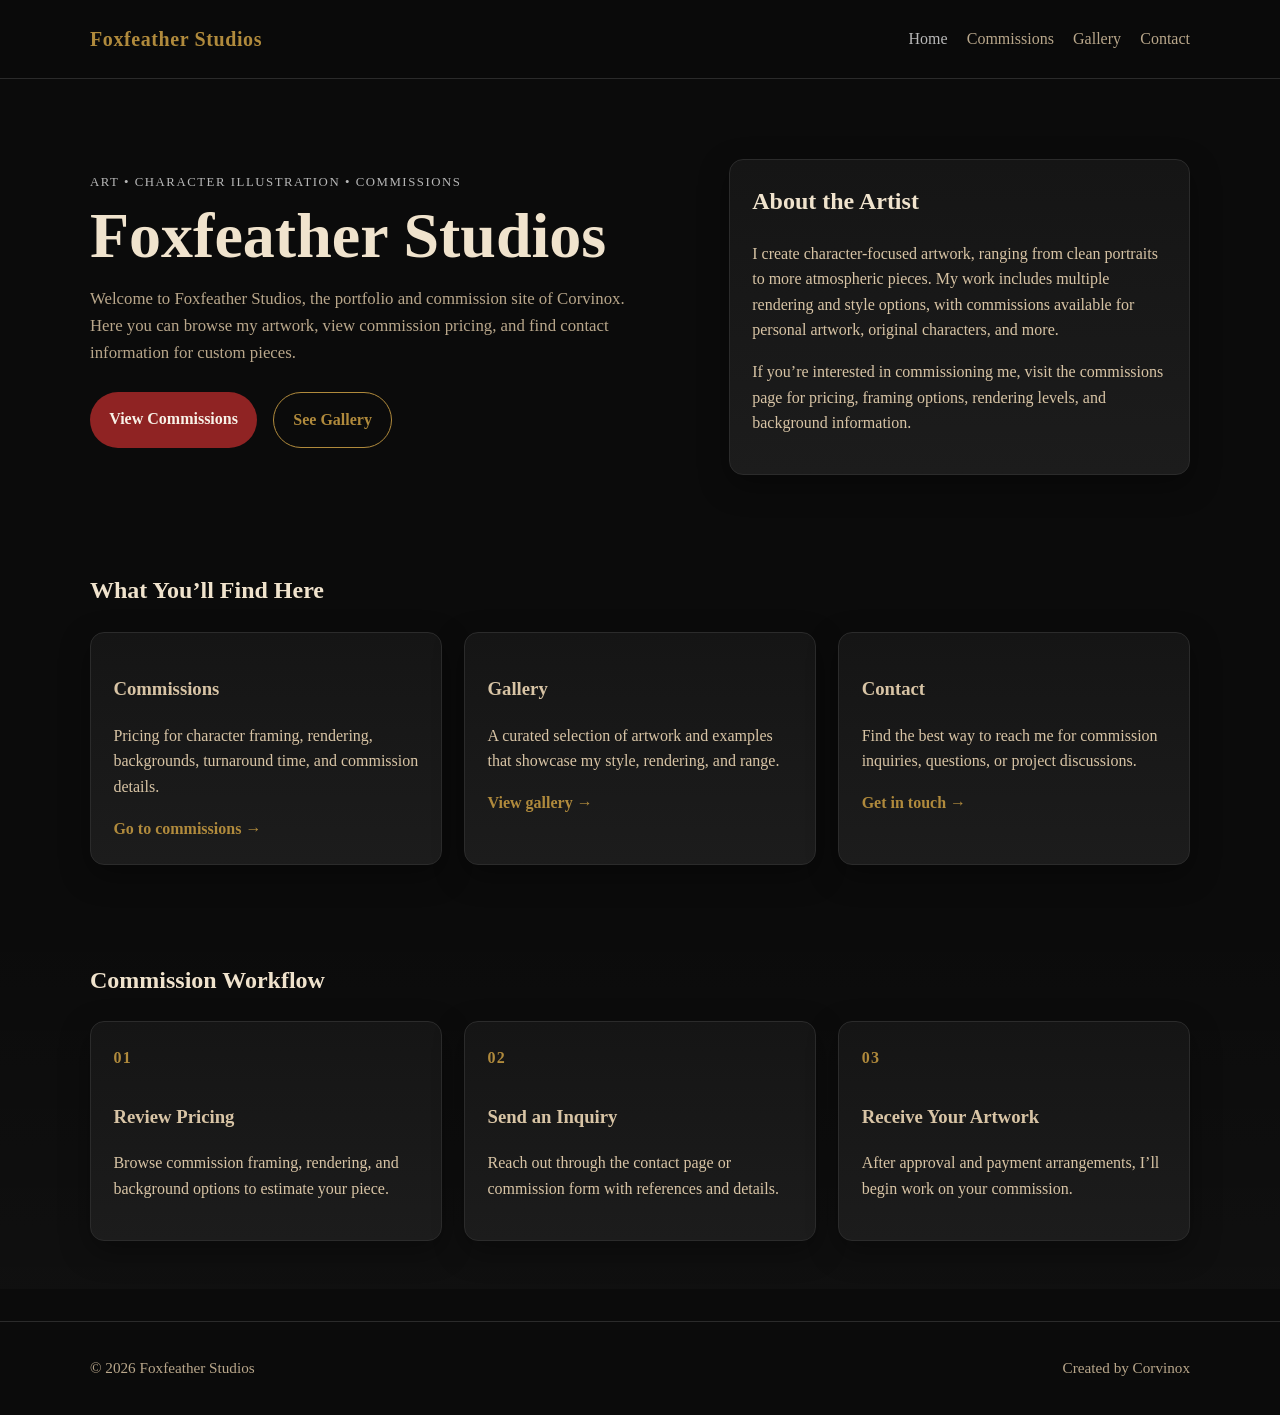
<file: index.html>
<!DOCTYPE html>
<html lang="en">
<head>
  <meta charset="UTF-8" />
  <meta name="viewport" content="width=device-width, initial-scale=1.0" />
  <title>Foxfeather Studios | Home</title>
  <link rel="stylesheet" href="styles.css" />
</head>
<body>
  <header class="site-header">
    <div class="container nav-wrap">
      <a class="logo" href="index.html">Foxfeather Studios</a>
      <nav class="nav">
        <a href="index.html" class="active">Home</a>
        <a href="commissions.html">Commissions</a>
        <a href="gallery.html">Gallery</a>
        <a href="contact.html">Contact</a>
      </nav>
    </div>
  </header>

  <main>
    <section class="hero">
      <div class="container hero-grid">
        <div class="hero-text">
          <p class="eyebrow">art • character illustration • commissions</p>
          <h1>Foxfeather Studios</h1>
          <p class="lead">
            Welcome to Foxfeather Studios, the portfolio and commission site of Corvinox.
            Here you can browse my artwork, view commission pricing, and find contact information for custom pieces.
          </p>
          <div class="hero-buttons">
            <a class="button" href="commissions.html">View Commissions</a>
            <a class="button button-outline" href="gallery.html">See Gallery</a>
          </div>
        </div>

        <div class="card hero-card">
          <h2>About the Artist</h2>
          <p>
            I create character-focused artwork, ranging from clean portraits to more atmospheric pieces.
            My work includes multiple rendering and style options, with commissions available for personal artwork, original characters, and more.
          </p>
          <p>
            If you’re interested in commissioning me, visit the commissions page for pricing, framing options, rendering levels, and background information.
          </p>
        </div>
      </div>
    </section>

    <section class="section">
      <div class="container">
        <div class="section-heading">
          <h2>What You’ll Find Here</h2>
        </div>

        <div class="card-grid">
          <article class="card">
            <h3>Commissions</h3>
            <p>
              Pricing for character framing, rendering, backgrounds, turnaround time, and commission details.
            </p>
            <a class="text-link" href="commissions.html">Go to commissions →</a>
          </article>

          <article class="card">
            <h3>Gallery</h3>
            <p>
              A curated selection of artwork and examples that showcase my style, rendering, and range.
            </p>
            <a class="text-link" href="gallery.html">View gallery →</a>
          </article>

          <article class="card">
            <h3>Contact</h3>
            <p>
              Find the best way to reach me for commission inquiries, questions, or project discussions.
            </p>
            <a class="text-link" href="contact.html">Get in touch →</a>
          </article>
        </div>
      </div>
    </section>

    <section class="section section-alt">
      <div class="container">
        <div class="section-heading">
          <h2>Commission Workflow</h2>
        </div>

        <div class="steps">
          <div class="step card">
            <span class="step-number">01</span>
            <h3>Review Pricing</h3>
            <p>Browse commission framing, rendering, and background options to estimate your piece.</p>
          </div>
          <div class="step card">
            <span class="step-number">02</span>
            <h3>Send an Inquiry</h3>
            <p>Reach out through the contact page or commission form with references and details.</p>
          </div>
          <div class="step card">
            <span class="step-number">03</span>
            <h3>Receive Your Artwork</h3>
            <p>After approval and payment arrangements, I’ll begin work on your commission.</p>
          </div>
        </div>
      </div>
    </section>
  </main>

  <footer class="site-footer">
    <div class="container footer-wrap">
      <p>© 2026 Foxfeather Studios</p>
      <p>Created by Corvinox</p>
    </div>
  </footer>
</body>
</html>
</file>
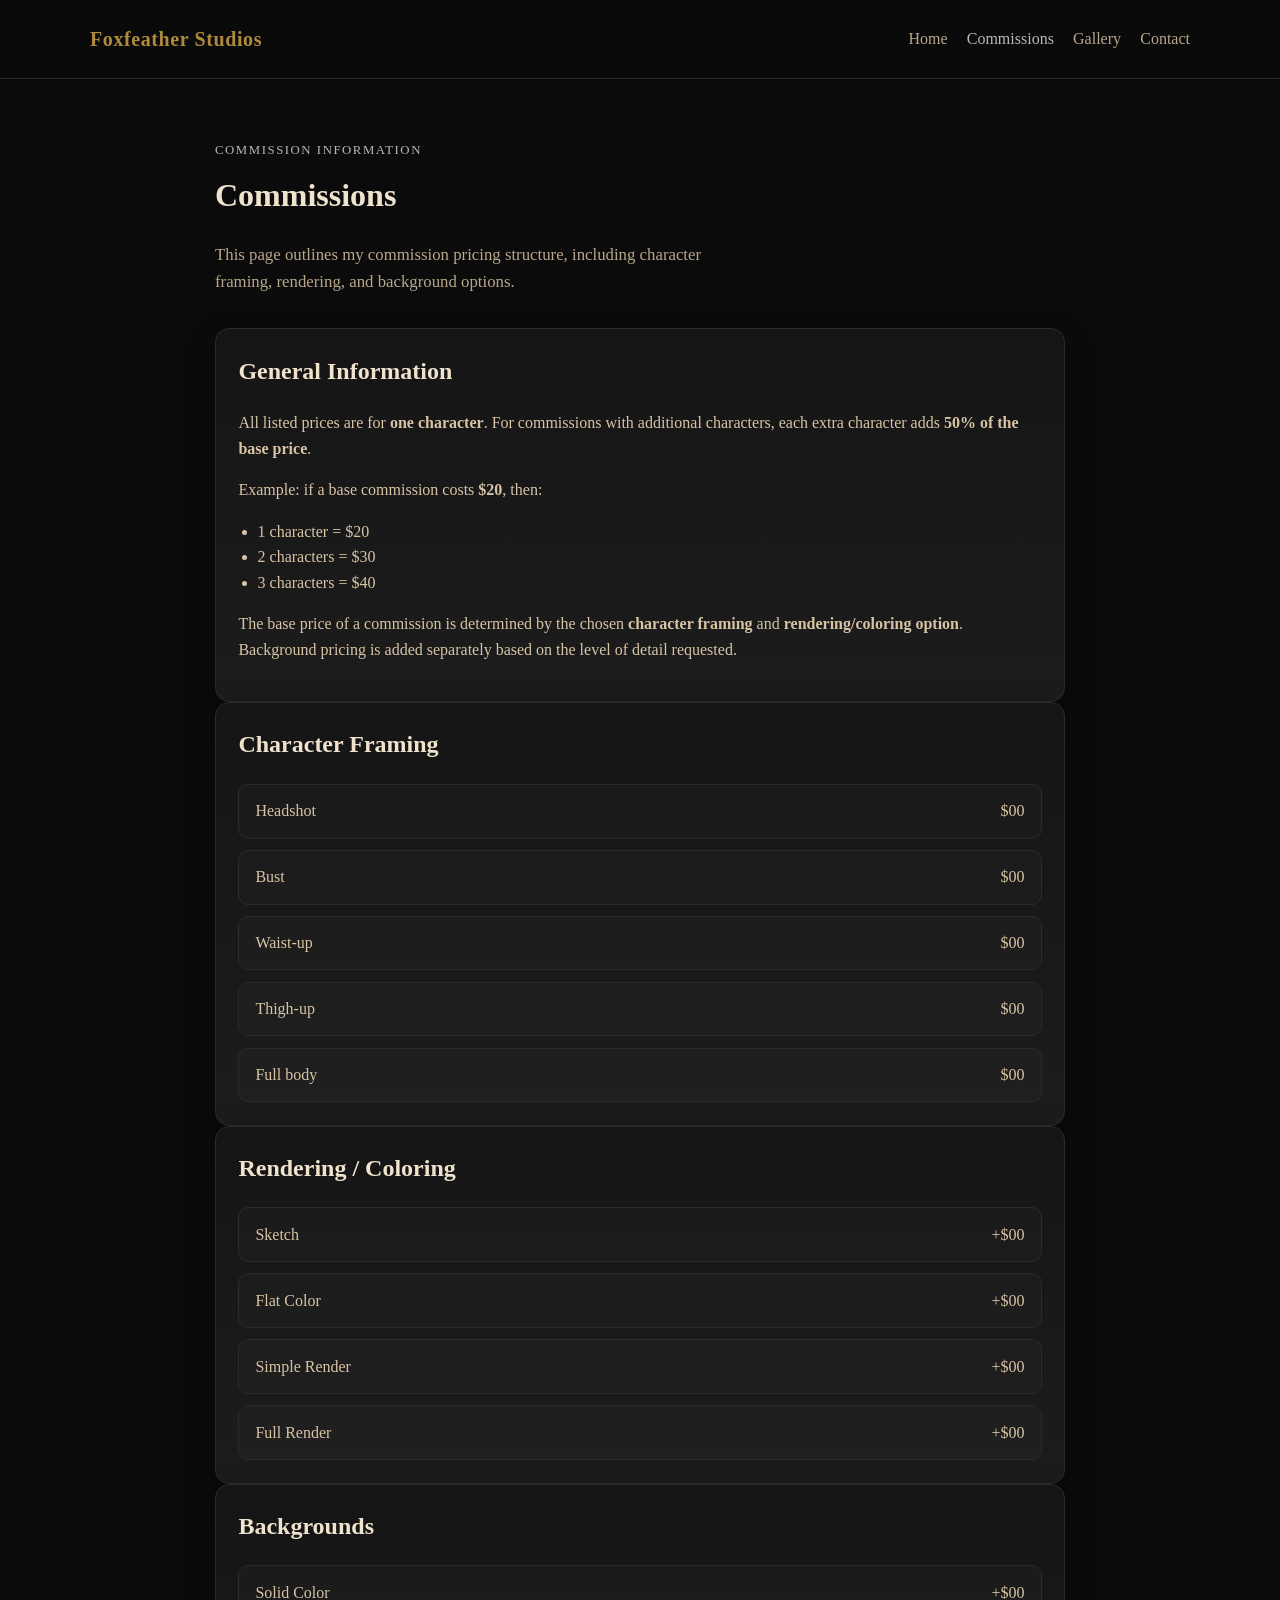
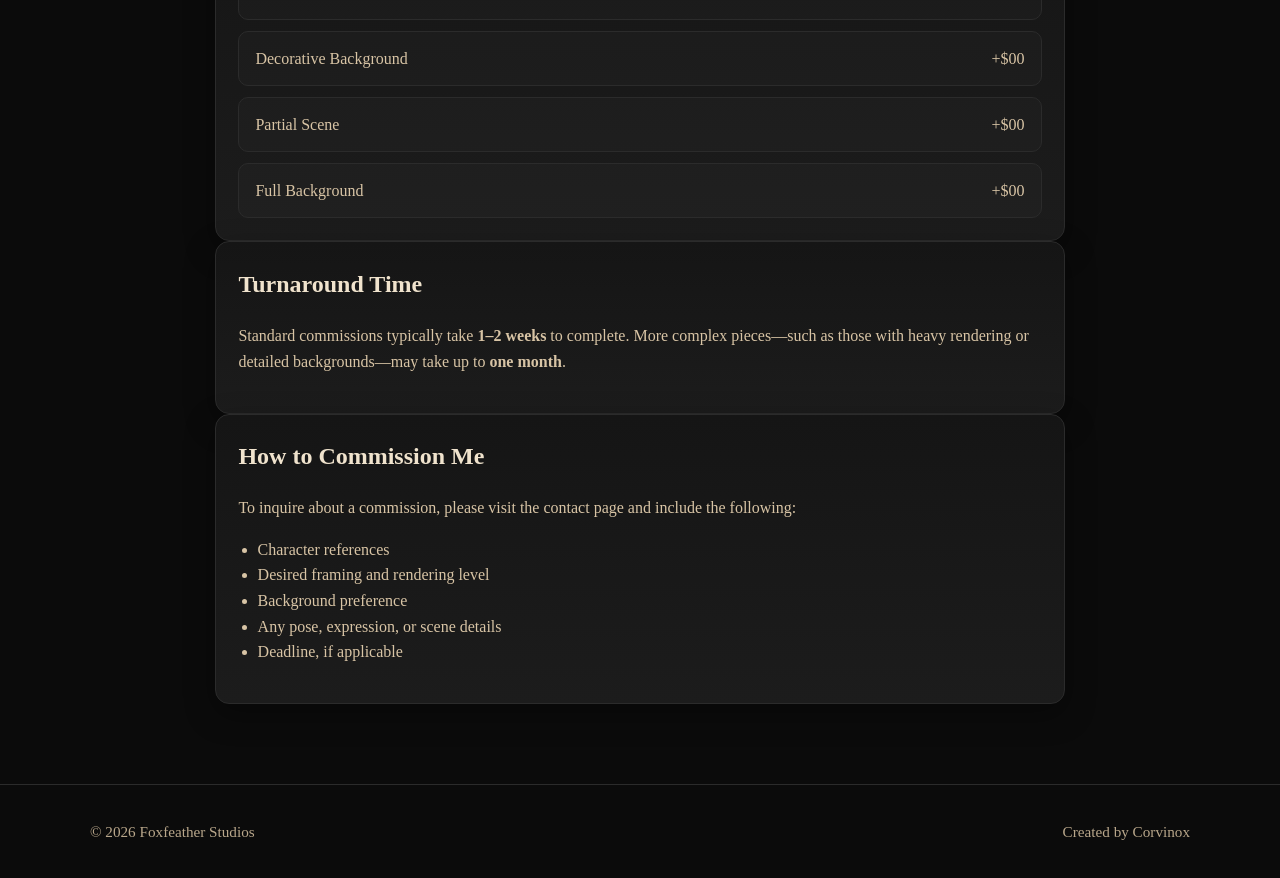
<file: commissions.html>
<!DOCTYPE html>
<html lang="en">
<head>
  <meta charset="UTF-8" />
  <meta name="viewport" content="width=device-width, initial-scale=1.0" />
  <title>Foxfeather Studios | Commissions</title>
  <link rel="stylesheet" href="styles.css" />
</head>
<body>
  <header class="site-header">
    <div class="container nav-wrap">
      <a class="logo" href="index.html">Foxfeather Studios</a>
      <nav class="nav">
        <a href="index.html">Home</a>
        <a href="commissions.html" class="active">Commissions</a>
        <a href="gallery.html">Gallery</a>
        <a href="contact.html">Contact</a>
      </nav>
    </div>
  </header>

  <main class="section">
    <div class="container narrow">
      <div class="page-header">
        <p class="eyebrow">Commission Information</p>
        <h1>Commissions</h1>
        <p class="lead">
          This page outlines my commission pricing structure, including character framing, rendering, and background options.
        </p>
      </div>

      <section class="card">
        <h2>General Information</h2>
        <p>
          All listed prices are for <strong>one character</strong>. For commissions with additional characters,
          each extra character adds <strong>50% of the base price</strong>.
        </p>
        <p>
          Example: if a base commission costs <strong>$20</strong>, then:
        </p>
        <ul>
          <li>1 character = $20</li>
          <li>2 characters = $30</li>
          <li>3 characters = $40</li>
        </ul>
        <p>
          The base price of a commission is determined by the chosen <strong>character framing</strong> and
          <strong>rendering/coloring option</strong>. Background pricing is added separately based on the level of detail requested.
        </p>
      </section>

      <section class="card">
        <h2>Character Framing</h2>
        <div class="pricing-list">
          <div class="pricing-row">
            <span>Headshot</span>
            <span>$00</span>
          </div>
          <div class="pricing-row">
            <span>Bust</span>
            <span>$00</span>
          </div>
          <div class="pricing-row">
            <span>Waist-up</span>
            <span>$00</span>
          </div>
          <div class="pricing-row">
            <span>Thigh-up</span>
            <span>$00</span>
          </div>
          <div class="pricing-row">
            <span>Full body</span>
            <span>$00</span>
          </div>
        </div>
      </section>

      <section class="card">
        <h2>Rendering / Coloring</h2>
        <div class="pricing-list">
          <div class="pricing-row">
            <span>Sketch</span>
            <span>+$00</span>
          </div>
          <div class="pricing-row">
            <span>Flat Color</span>
            <span>+$00</span>
          </div>
          <div class="pricing-row">
            <span>Simple Render</span>
            <span>+$00</span>
          </div>
          <div class="pricing-row">
            <span>Full Render</span>
            <span>+$00</span>
          </div>
        </div>
      </section>

      <section class="card">
        <h2>Backgrounds</h2>
        <div class="pricing-list">
          <div class="pricing-row">
            <span>Solid Color</span>
            <span>+$00</span>
          </div>
          <div class="pricing-row">
            <span>Decorative Background</span>
            <span>+$00</span>
          </div>
          <div class="pricing-row">
            <span>Partial Scene</span>
            <span>+$00</span>
          </div>
          <div class="pricing-row">
            <span>Full Background</span>
            <span>+$00</span>
          </div>
        </div>
      </section>

      <section class="card">
        <h2>Turnaround Time</h2>
        <p>
          Standard commissions typically take <strong>1–2 weeks</strong> to complete.
          More complex pieces—such as those with heavy rendering or detailed backgrounds—may take up to <strong>one month</strong>.
        </p>
      </section>

      <section class="card">
        <h2>How to Commission Me</h2>
        <p>
          To inquire about a commission, please visit the contact page and include the following:
        </p>
        <ul>
          <li>Character references</li>
          <li>Desired framing and rendering level</li>
          <li>Background preference</li>
          <li>Any pose, expression, or scene details</li>
          <li>Deadline, if applicable</li>
        </ul>
      </section>
    </div>
  </main>

  <footer class="site-footer">
    <div class="container footer-wrap">
      <p>© 2026 Foxfeather Studios</p>
      <p>Created by Corvinox</p>
    </div>
  </footer>
</body>
</html>
</file>
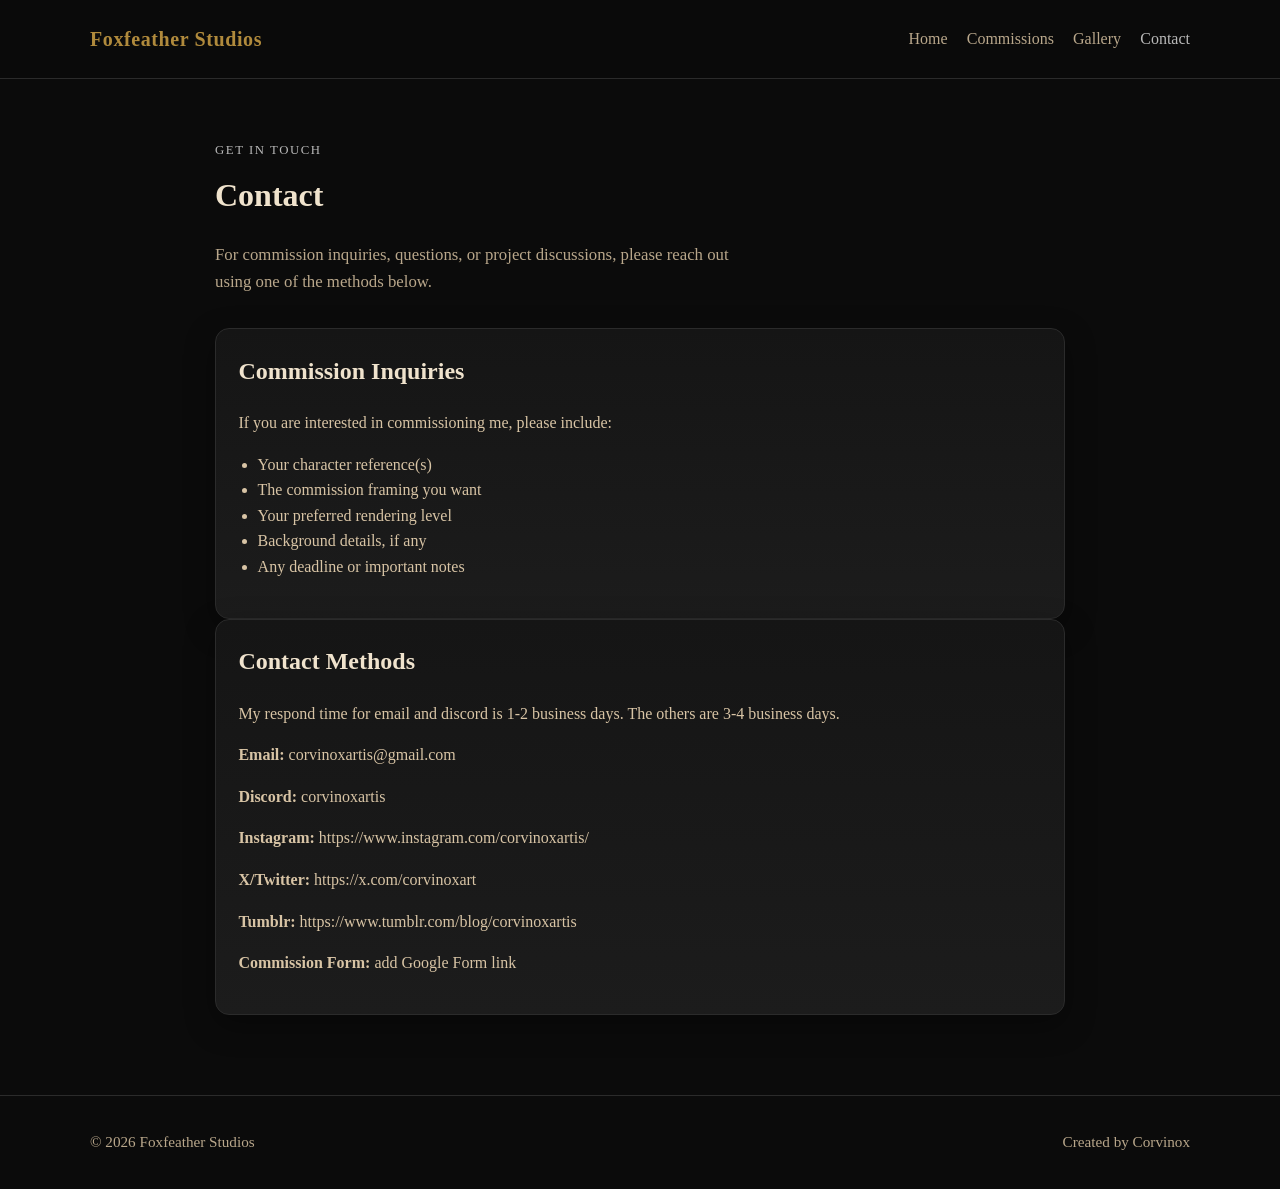
<file: contact.html>
<!DOCTYPE html>
<html lang="en">
<head>
  <meta charset="UTF-8" />
  <meta name="viewport" content="width=device-width, initial-scale=1.0" />
  <title>Foxfeather Studios | Contact</title>
  <link rel="stylesheet" href="styles.css" />
</head>
<body>
  <header class="site-header">
    <div class="container nav-wrap">
      <a class="logo" href="index.html">Foxfeather Studios</a>
      <nav class="nav">
        <a href="index.html">Home</a>
        <a href="commissions.html">Commissions</a>
        <a href="gallery.html">Gallery</a>
        <a href="contact.html" class="active">Contact</a>
      </nav>
    </div>
  </header>

  <main class="section">
    <div class="container narrow">
      <div class="page-header">
        <p class="eyebrow">Get in Touch</p>
        <h1>Contact</h1>
        <p class="lead">
          For commission inquiries, questions, or project discussions, please reach out using one of the methods below.
        </p>
      </div>

      <section class="card">
        <h2>Commission Inquiries</h2>
        <p>
          If you are interested in commissioning me, please include:
        </p>
        <ul>
          <li>Your character reference(s)</li>
          <li>The commission framing you want</li>
          <li>Your preferred rendering level</li>
          <li>Background details, if any</li>
          <li>Any deadline or important notes</li>
        </ul>
      </section>

      <section class="card">
        <h2>Contact Methods</h2>
        <p><weak>My respond time for email and discord is 1-2 business days. The others are 3-4 business days.</weak>
        <p><strong>Email:</strong> corvinoxartis@gmail.com</p>
        <p><strong>Discord:</strong> corvinoxartis</p>
        <p><strong>Instagram:</strong> https://www.instagram.com/corvinoxartis/</p>
        <p><strong>X/Twitter:</strong> https://x.com/corvinoxart</p>
        <p><strong>Tumblr:</strong> https://www.tumblr.com/blog/corvinoxartis</p>
        <p><strong>Commission Form:</strong> add Google Form link</p>
      </section>
    </div>
  </main>

  <footer class="site-footer">
    <div class="container footer-wrap">
      <p>© 2026 Foxfeather Studios</p>
      <p>Created by Corvinox</p>
    </div>
  </footer>
</body>
</html>
</file>
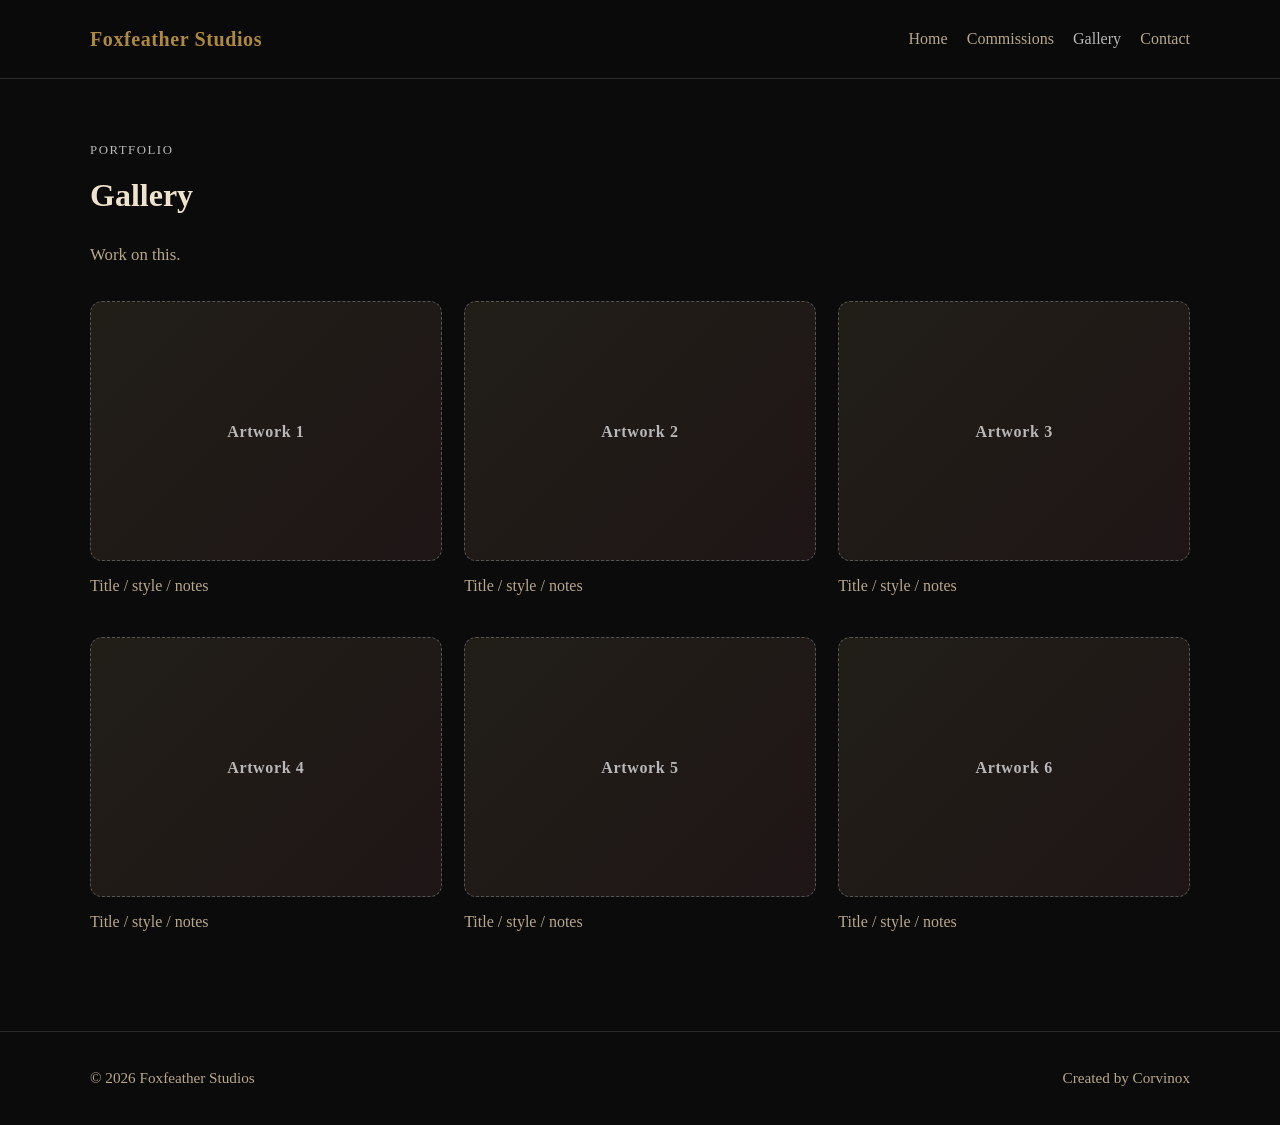
<file: gallery.html>
<!DOCTYPE html>
<html lang="en">
<head>
  <meta charset="UTF-8" />
  <meta name="viewport" content="width=device-width, initial-scale=1.0" />
  <title>Foxfeather Studios | Gallery</title>
  <link rel="stylesheet" href="styles.css" />
</head>
<body>
  <header class="site-header">
    <div class="container nav-wrap">
      <a class="logo" href="index.html">Foxfeather Studios</a>
      <nav class="nav">
        <a href="index.html">Home</a>
        <a href="commissions.html">Commissions</a>
        <a href="gallery.html" class="active">Gallery</a>
        <a href="contact.html">Contact</a>
      </nav>
    </div>
  </header>

  <main class="section">
    <div class="container">
      <div class="page-header">
        <p class="eyebrow">Portfolio</p>
        <h1>Gallery</h1>
        <p class="lead">
          Work on this.
        </p>
      </div>

      <div class="gallery-grid">
        <div class="gallery-item">
          <div class="placeholder">Artwork 1</div>
          <p>Title / style / notes</p>
        </div>
        <div class="gallery-item">
          <div class="placeholder">Artwork 2</div>
          <p>Title / style / notes</p>
        </div>
        <div class="gallery-item">
          <div class="placeholder">Artwork 3</div>
          <p>Title / style / notes</p>
        </div>
        <div class="gallery-item">
          <div class="placeholder">Artwork 4</div>
          <p>Title / style / notes</p>
        </div>
        <div class="gallery-item">
          <div class="placeholder">Artwork 5</div>
          <p>Title / style / notes</p>
        </div>
        <div class="gallery-item">
          <div class="placeholder">Artwork 6</div>
          <p>Title / style / notes</p>
        </div>
      </div>
    </div>
  </main>

  <footer class="site-footer">
    <div class="container footer-wrap">
      <p>© 2026 Foxfeather Studios</p>
      <p>Created by Corvinox</p>
    </div>
  </footer>
</body>
</html>
</file>
<file: styles.css>
:root {
  --bg: #0b0b0b;
  --panel: #151515;
  --panel-2: #1c1c1c;
  --text: #d8c4a5;
  --text-soft: #b9a78b;
  --silver: #b8b8b8;
  --gold: #b08a3c;
  --red: #8f2323;
  --red-hover: #b12f2f;
  --border: #2b2b2b;
  --max-width: 1100px;
  --radius: 14px;
  --shadow: 0 10px 30px rgba(0, 0, 0, 0.35);
}

* {
  box-sizing: border-box;
}

html {
  scroll-behavior: smooth;
}

body {
  margin: 0;
  font-family: Georgia, "Times New Roman", serif;
  background: var(--bg);
  color: var(--text);
  line-height: 1.6;
}

img {
  max-width: 100%;
  display: block;
}

a {
  color: inherit;
  text-decoration: none;
}

.container {
  width: min(92%, var(--max-width));
  margin: 0 auto;
}

.narrow {
  max-width: 850px;
}

.site-header {
  position: sticky;
  top: 0;
  z-index: 100;
  background: rgba(11, 11, 11, 0.95);
  border-bottom: 1px solid var(--border);
  backdrop-filter: blur(6px);
}

.nav-wrap {
  display: flex;
  align-items: center;
  justify-content: space-between;
  min-height: 78px;
  gap: 1rem;
}

.logo {
  font-size: 1.25rem;
  font-weight: 700;
  color: var(--gold);
  letter-spacing: 0.03em;
}

.nav {
  display: flex;
  gap: 1.2rem;
  flex-wrap: wrap;
}

.nav a {
  color: var(--text-soft);
  transition: color 0.2s ease;
}

.nav a:hover,
.nav a.active {
  color: var(--silver);
}

.hero {
  padding: 5rem 0 3rem;
}

.hero-grid {
  display: grid;
  grid-template-columns: 1.25fr 0.95fr;
  gap: 2rem;
  align-items: stretch;
}

.hero-text h1 {
  font-size: clamp(2.4rem, 5vw, 4rem);
  line-height: 1.05;
  margin: 0.2rem 0 1rem;
  color: #f0e3cd;
}

.eyebrow {
  text-transform: uppercase;
  letter-spacing: 0.12em;
  color: var(--silver);
  font-size: 0.8rem;
  margin-bottom: 0.6rem;
}

.lead {
  font-size: 1.05rem;
  color: var(--text-soft);
  max-width: 65ch;
}

.hero-buttons {
  display: flex;
  gap: 1rem;
  flex-wrap: wrap;
  margin-top: 1.6rem;
}

.button {
  display: inline-block;
  background: var(--red);
  color: #f8f1e7;
  padding: 0.9rem 1.2rem;
  border-radius: 999px;
  font-weight: 700;
  transition: background 0.2s ease, transform 0.2s ease;
}

.button:hover {
  background: var(--red-hover);
  transform: translateY(-1px);
}

.button-outline {
  background: transparent;
  border: 1px solid var(--gold);
  color: var(--gold);
}

.button-outline:hover {
  background: rgba(176, 138, 60, 0.08);
}

.section {
  padding: 3rem 0;
}

.section-alt {
  background: linear-gradient(to bottom, transparent, rgba(255,255,255,0.02));
}

.section-heading {
  margin-bottom: 1.4rem;
}

.section-heading h2,
.page-header h1,
.card h2 {
  color: #f0e3cd;
  margin-top: 0;
}

.page-header {
  margin-bottom: 2rem;
}

.card-grid {
  display: grid;
  grid-template-columns: repeat(3, 1fr);
  gap: 1.4rem;
}

.card,
.hero-card {
  background: linear-gradient(180deg, var(--panel), var(--panel-2));
  border: 1px solid var(--border);
  border-radius: var(--radius);
  box-shadow: var(--shadow);
  padding: 1.4rem;
}

.text-link {
  color: var(--gold);
  font-weight: 700;
}

.text-link:hover {
  color: #d6ae57;
}

.steps {
  display: grid;
  grid-template-columns: repeat(3, 1fr);
  gap: 1.4rem;
}

.step-number {
  display: inline-block;
  margin-bottom: 0.8rem;
  color: var(--gold);
  font-weight: 700;
  letter-spacing: 0.08em;
}

.pricing-list {
  display: grid;
  gap: 0.7rem;
}

.pricing-row {
  display: flex;
  justify-content: space-between;
  gap: 1rem;
  padding: 0.85rem 1rem;
  border: 1px solid var(--border);
  border-radius: 10px;
  background: rgba(255, 255, 255, 0.015);
}

.muted {
  color: var(--text-soft);
}

.gallery-grid {
  display: grid;
  grid-template-columns: repeat(3, 1fr);
  gap: 1.4rem;
}

.gallery-item p {
  margin-top: 0.75rem;
  color: var(--text-soft);
}

.placeholder {
  min-height: 260px;
  border-radius: 12px;
  border: 1px dashed #555;
  background:
    linear-gradient(135deg, rgba(176, 138, 60, 0.08), rgba(143, 35, 35, 0.08)),
    var(--panel);
  display: grid;
  place-items: center;
  color: var(--silver);
  font-weight: 700;
  letter-spacing: 0.04em;
}

.site-footer {
  border-top: 1px solid var(--border);
  margin-top: 2rem;
  padding: 1.2rem 0;
}

.footer-wrap {
  display: flex;
  justify-content: space-between;
  gap: 1rem;
  flex-wrap: wrap;
  color: var(--text-soft);
  font-size: 0.95rem;
}

ul {
  padding-left: 1.2rem;
}

@media (max-width: 900px) {
  .hero-grid,
  .card-grid,
  .steps,
  .gallery-grid {
    grid-template-columns: 1fr;
  }

  .nav-wrap {
    flex-direction: column;
    align-items: flex-start;
    padding: 1rem 0;
  }
}
</file>
